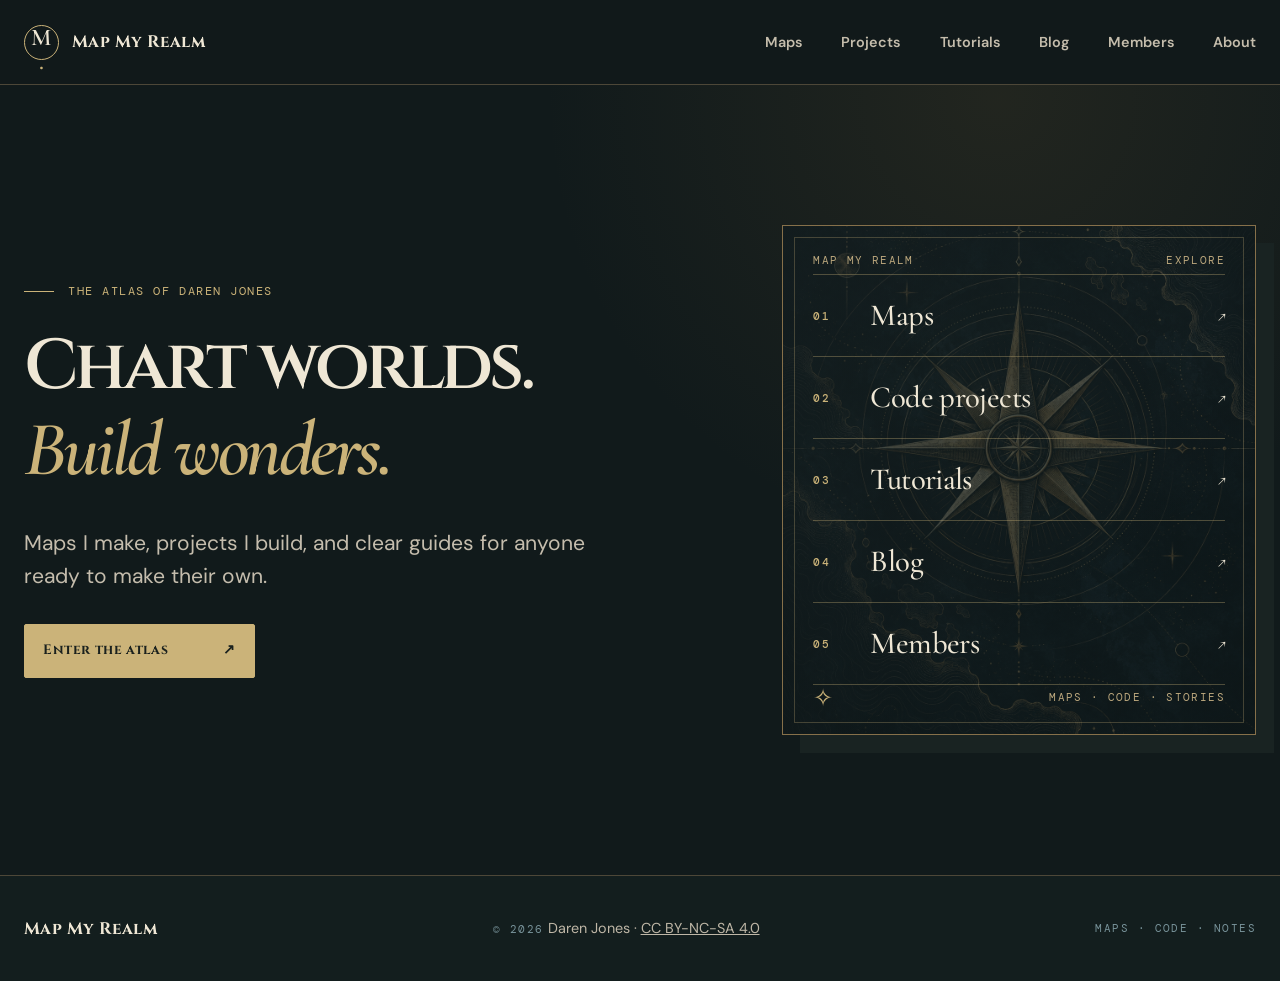
<file: index.html>
<!doctype html>
<html lang="en">
  <head>
    <meta charset="utf-8">
    <meta name="viewport" content="width=device-width, initial-scale=1">
    <meta name="theme-color" content="#111a1b">
    <meta name="description" content="Map My Realm is Daren Jones's home for maps, coding projects, and practical tutorials.">
    <title>Map My Realm — maps, code & tutorials</title>
    <link rel="icon" type="image/svg+xml" href="./favicon.svg">
    <link rel="stylesheet" href="./styles.css">
    <link rel="stylesheet" href="./theme.css">
    <script src="./content.js" defer></script>
    <script src="./site.js" defer></script>
  </head>
  <body>
    <a class="skip-link" href="#main">Skip to content</a>
    <header class="site-header">
      <div class="shell nav-row">
        <a class="wordmark" href="#top" aria-label="Map My Realm home"><span class="wordmark-mark" aria-hidden="true">M<span>.</span></span><span data-site-title>Map My Realm</span></a>
        <nav class="main-nav" aria-label="Main navigation">
          <a href="./maps/">Maps</a>
          <a href="./projects/">Projects</a>
          <a href="./tutorials/">Tutorials</a>
          <a href="./blog/">Blog</a>
          <a href="./members/">Members</a>
          <a href="./about/">About</a>
        </nav>
      </div>
    </header>

    <main id="main">
      <section class="hero shell" id="top" aria-labelledby="hero-title">
        <div class="hero-copy">
          <p class="eyebrow"><span class="eyebrow-line" aria-hidden="true"></span> THE ATLAS OF DAREN JONES</p>
          <h1 id="hero-title">Chart worlds.<br><em>Build wonders.</em></h1>
          <p class="hero-lede">Maps I make, projects I build, and clear guides for anyone ready to make their own.</p>
          <a class="primary-link" href="./maps/">Enter the atlas <span aria-hidden="true">↗</span></a>
        </div>
        <div class="hero-panel" aria-label="Site topics">
          <img class="hero-art" src="./assets/atlas-compass.png" alt="" aria-hidden="true">
          <div class="panel-top"><span>MAP MY REALM</span><span>EXPLORE</span></div>
          <div class="panel-list">
            <a href="./maps/"><span class="panel-number">01</span><span>Maps</span><span aria-hidden="true">↗</span></a>
            <a href="./projects/"><span class="panel-number">02</span><span>Code projects</span><span aria-hidden="true">↗</span></a>
            <a href="./tutorials/"><span class="panel-number">03</span><span>Tutorials</span><span aria-hidden="true">↗</span></a>
            <a href="./blog/"><span class="panel-number">04</span><span>Blog</span><span aria-hidden="true">↗</span></a>
            <a href="./members/"><span class="panel-number">05</span><span>Members</span><span aria-hidden="true">↗</span></a>
          </div>
          <div class="panel-bottom"><span class="crosshair" aria-hidden="true">✧</span><span>MAPS · CODE · STORIES</span></div>
        </div>
      </section>

    </main>

    <footer class="site-footer"><div class="shell footer-row"><a class="footer-brand" href="#top" data-site-title>Map My Realm</a><p><span id="copyright"></span> Daren Jones · <a href="https://creativecommons.org/licenses/by-nc-sa/4.0/" target="_blank" rel="noopener noreferrer">CC BY-NC-SA 4.0</a></p><span>MAPS · CODE · NOTES</span></div></footer>
  </body>
</html>
</file>
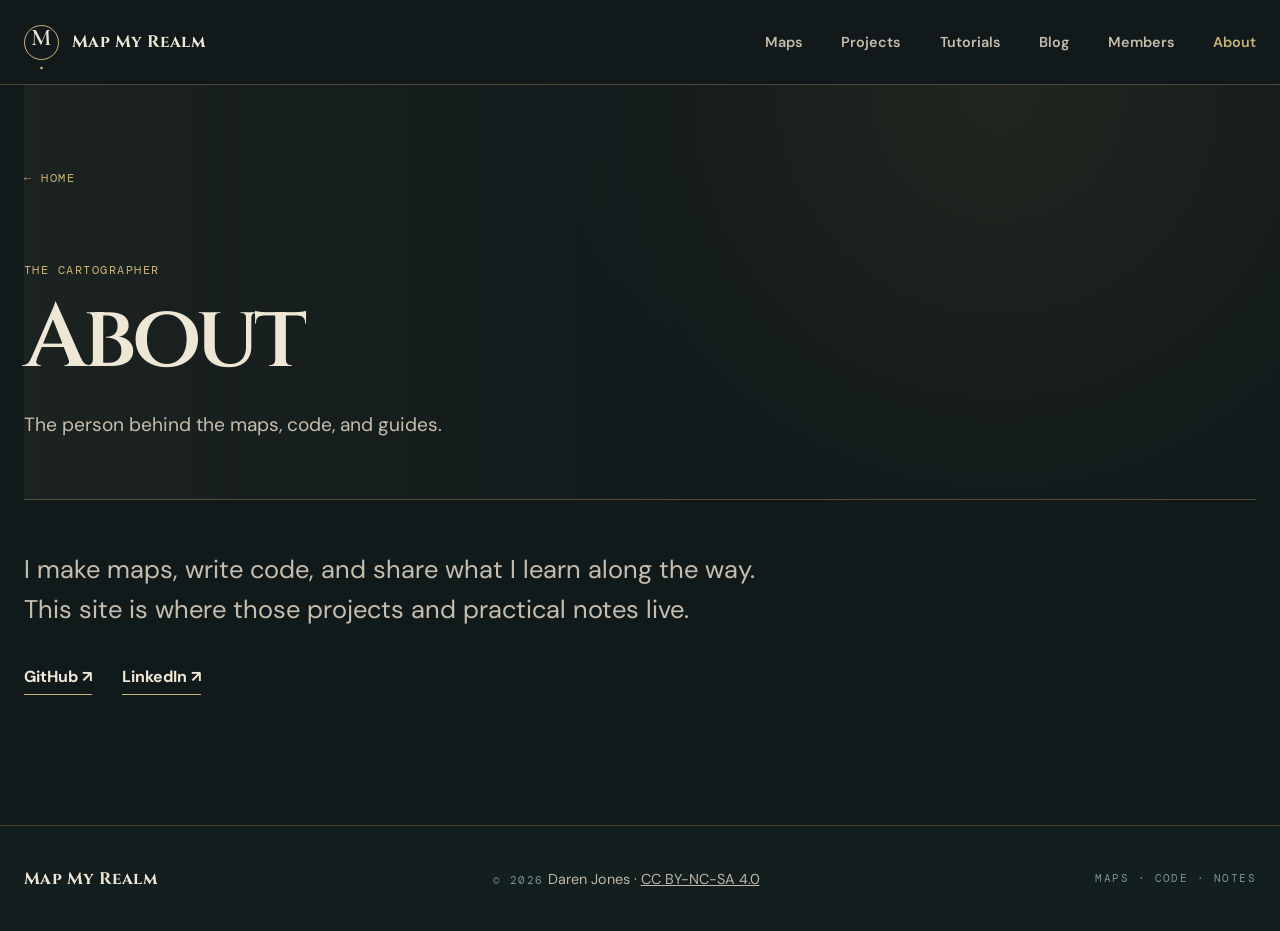
<file: about/index.html>
<!doctype html>
<html lang="en">
  <head>
    <meta charset="utf-8"><meta name="viewport" content="width=device-width, initial-scale=1"><meta name="theme-color" content="#111a1b">
    <meta name="description" content="About Daren Jones and Map My Realm.">
    <title>About — Map My Realm</title>
    <link rel="icon" type="image/svg+xml" href="../favicon.svg"><link rel="stylesheet" href="../styles.css"><link rel="stylesheet" href="../theme.css">
    <script src="../content.js" defer></script><script src="../site.js" defer></script>
  </head>
  <body data-page="about"><a class="skip-link" href="#main">Skip to content</a>
    <header class="site-header"><div class="shell nav-row"><a class="wordmark" href="../" aria-label="Map My Realm home"><span class="wordmark-mark" aria-hidden="true">M<span>.</span></span><span data-site-title>Map My Realm</span></a><nav class="main-nav" aria-label="Main navigation"><a href="../maps/">Maps</a><a href="../projects/">Projects</a><a href="../tutorials/">Tutorials</a><a href="../blog/">Blog</a><a href="../members/">Members</a><a href="../about/" aria-current="page">About</a></nav></div></header>
    <main id="main"><section class="page-intro shell" aria-labelledby="page-title"><a class="back-link" href="../">← Home</a><p class="section-kicker">THE CARTOGRAPHER</p><h1 id="page-title">About</h1><p>The person behind the maps, code, and guides.</p></section><section class="about-page shell"><p data-about>I make maps, write code, and share what I learn along the way. This site is where those projects and practical notes live.</p><div class="about-links"><a class="text-link" href="https://github.com/DarenCjones" target="_blank" rel="noopener noreferrer">GitHub <span aria-hidden="true">↗</span></a><a class="text-link" href="https://www.linkedin.com/in/darencjones/" target="_blank" rel="noopener noreferrer">LinkedIn <span aria-hidden="true">↗</span></a></div></section></main>
    <footer class="site-footer"><div class="shell footer-row"><a class="footer-brand" href="../" data-site-title>Map My Realm</a><p><span id="copyright"></span> Daren Jones · <a href="https://creativecommons.org/licenses/by-nc-sa/4.0/" target="_blank" rel="noopener noreferrer">CC BY-NC-SA 4.0</a></p><span>MAPS · CODE · NOTES</span></div></footer>
  </body>
</html>
</file>
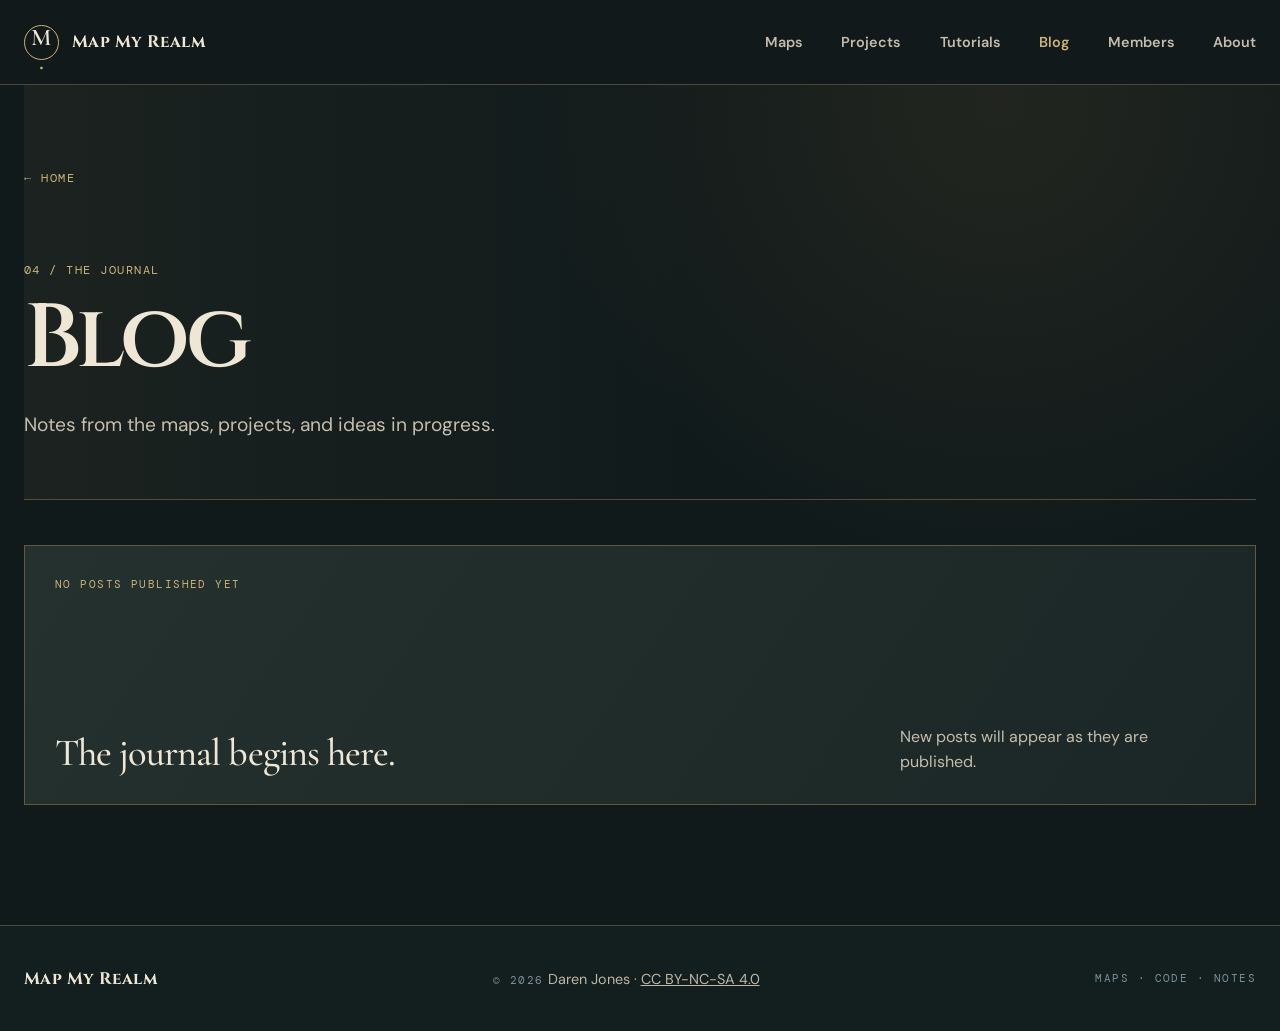
<file: blog/index.html>
<!doctype html>
<html lang="en">
  <head>
    <meta charset="utf-8"><meta name="viewport" content="width=device-width, initial-scale=1"><meta name="theme-color" content="#111a1b">
    <meta name="description" content="Blog posts and field notes by Daren Jones on Map My Realm.">
    <title>Blog — Map My Realm</title>
    <link rel="icon" type="image/svg+xml" href="../favicon.svg"><link rel="stylesheet" href="../styles.css"><link rel="stylesheet" href="../theme.css">
    <script src="../content.js" defer></script><script src="../site.js" defer></script>
  </head>
  <body data-page="blog"><a class="skip-link" href="#main">Skip to content</a>
    <header class="site-header"><div class="shell nav-row"><a class="wordmark" href="../" aria-label="Map My Realm home"><span class="wordmark-mark" aria-hidden="true">M<span>.</span></span><span data-site-title>Map My Realm</span></a><nav class="main-nav" aria-label="Main navigation"><a href="../maps/">Maps</a><a href="../projects/">Projects</a><a href="../tutorials/">Tutorials</a><a href="../blog/" aria-current="page">Blog</a><a href="../members/">Members</a><a href="../about/">About</a></nav></div></header>
    <main id="main"><section class="page-intro shell" aria-labelledby="page-title"><a class="back-link" href="../">← Home</a><p class="section-kicker">04 / THE JOURNAL</p><h1 id="page-title">Blog</h1><p>Notes from the maps, projects, and ideas in progress.</p></section><section class="page-collection shell" aria-label="Published blog posts"><div class="card-grid" id="blog-grid"></div></section></main>
    <footer class="site-footer"><div class="shell footer-row"><a class="footer-brand" href="../" data-site-title>Map My Realm</a><p><span id="copyright"></span> Daren Jones · <a href="https://creativecommons.org/licenses/by-nc-sa/4.0/" target="_blank" rel="noopener noreferrer">CC BY-NC-SA 4.0</a></p><span>MAPS · CODE · NOTES</span></div></footer>
  </body>
</html>
</file>
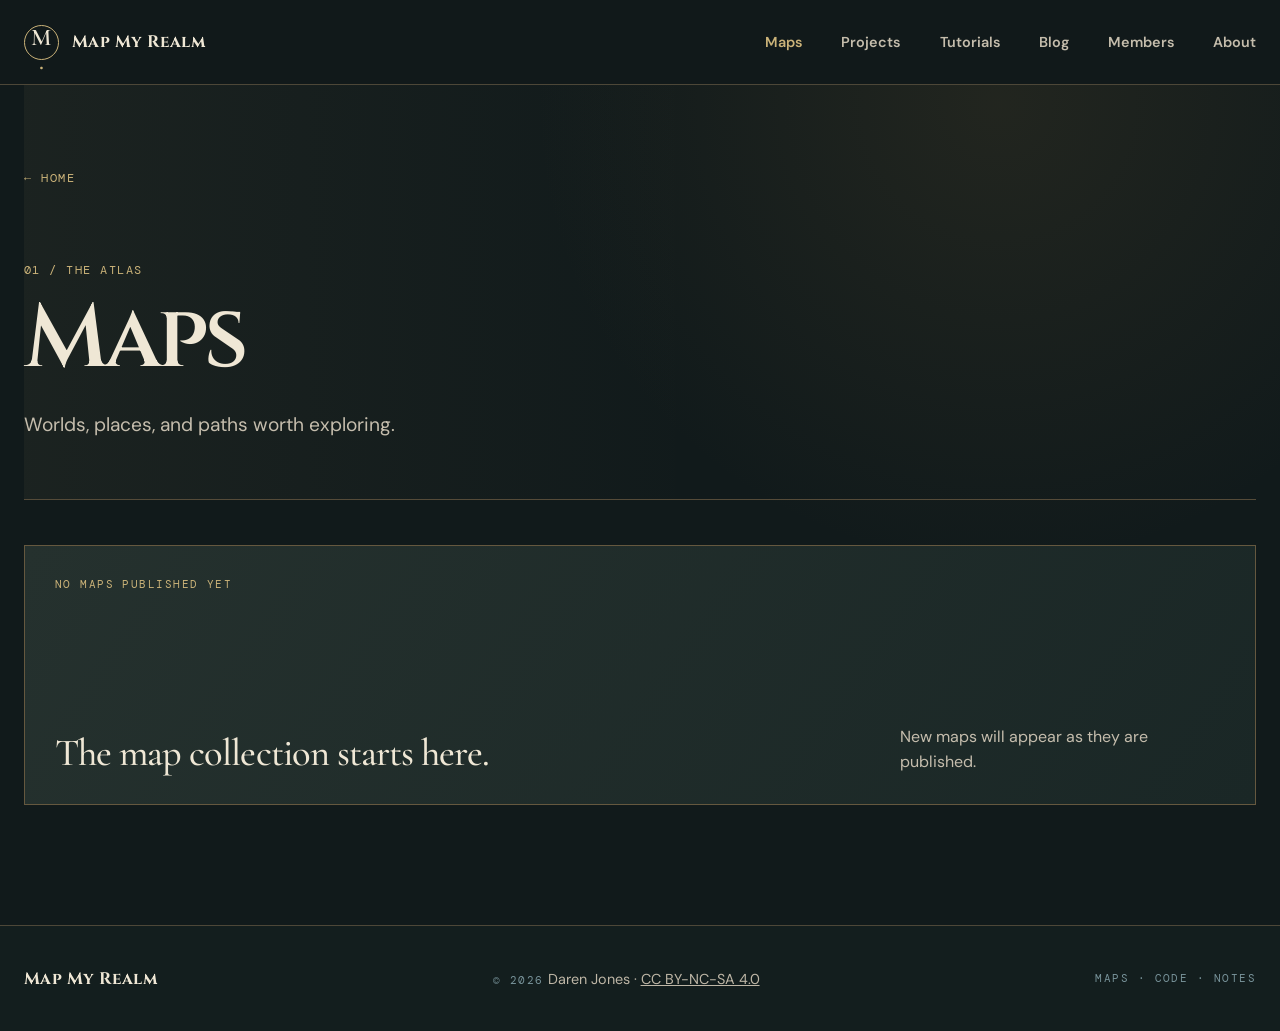
<file: maps/index.html>
<!doctype html>
<html lang="en">
  <head>
    <meta charset="utf-8"><meta name="viewport" content="width=device-width, initial-scale=1"><meta name="theme-color" content="#111a1b">
    <meta name="description" content="Maps by Daren Jones on Map My Realm.">
    <title>Maps — Map My Realm</title>
    <link rel="icon" type="image/svg+xml" href="../favicon.svg"><link rel="stylesheet" href="../styles.css"><link rel="stylesheet" href="../theme.css">
    <script src="../content.js" defer></script><script src="../site.js" defer></script>
  </head>
  <body data-page="maps"><a class="skip-link" href="#main">Skip to content</a>
    <header class="site-header"><div class="shell nav-row"><a class="wordmark" href="../" aria-label="Map My Realm home"><span class="wordmark-mark" aria-hidden="true">M<span>.</span></span><span data-site-title>Map My Realm</span></a><nav class="main-nav" aria-label="Main navigation"><a href="../maps/" aria-current="page">Maps</a><a href="../projects/">Projects</a><a href="../tutorials/">Tutorials</a><a href="../blog/">Blog</a><a href="../members/">Members</a><a href="../about/">About</a></nav></div></header>
    <main id="main"><section class="page-intro shell" aria-labelledby="page-title"><a class="back-link" href="../">← Home</a><p class="section-kicker">01 / THE ATLAS</p><h1 id="page-title">Maps</h1><p>Worlds, places, and paths worth exploring.</p></section><section class="page-collection shell" aria-label="Published maps"><div class="card-grid" id="map-grid"></div></section></main>
    <footer class="site-footer"><div class="shell footer-row"><a class="footer-brand" href="../" data-site-title>Map My Realm</a><p><span id="copyright"></span> Daren Jones · <a href="https://creativecommons.org/licenses/by-nc-sa/4.0/" target="_blank" rel="noopener noreferrer">CC BY-NC-SA 4.0</a></p><span>MAPS · CODE · NOTES</span></div></footer>
  </body>
</html>
</file>
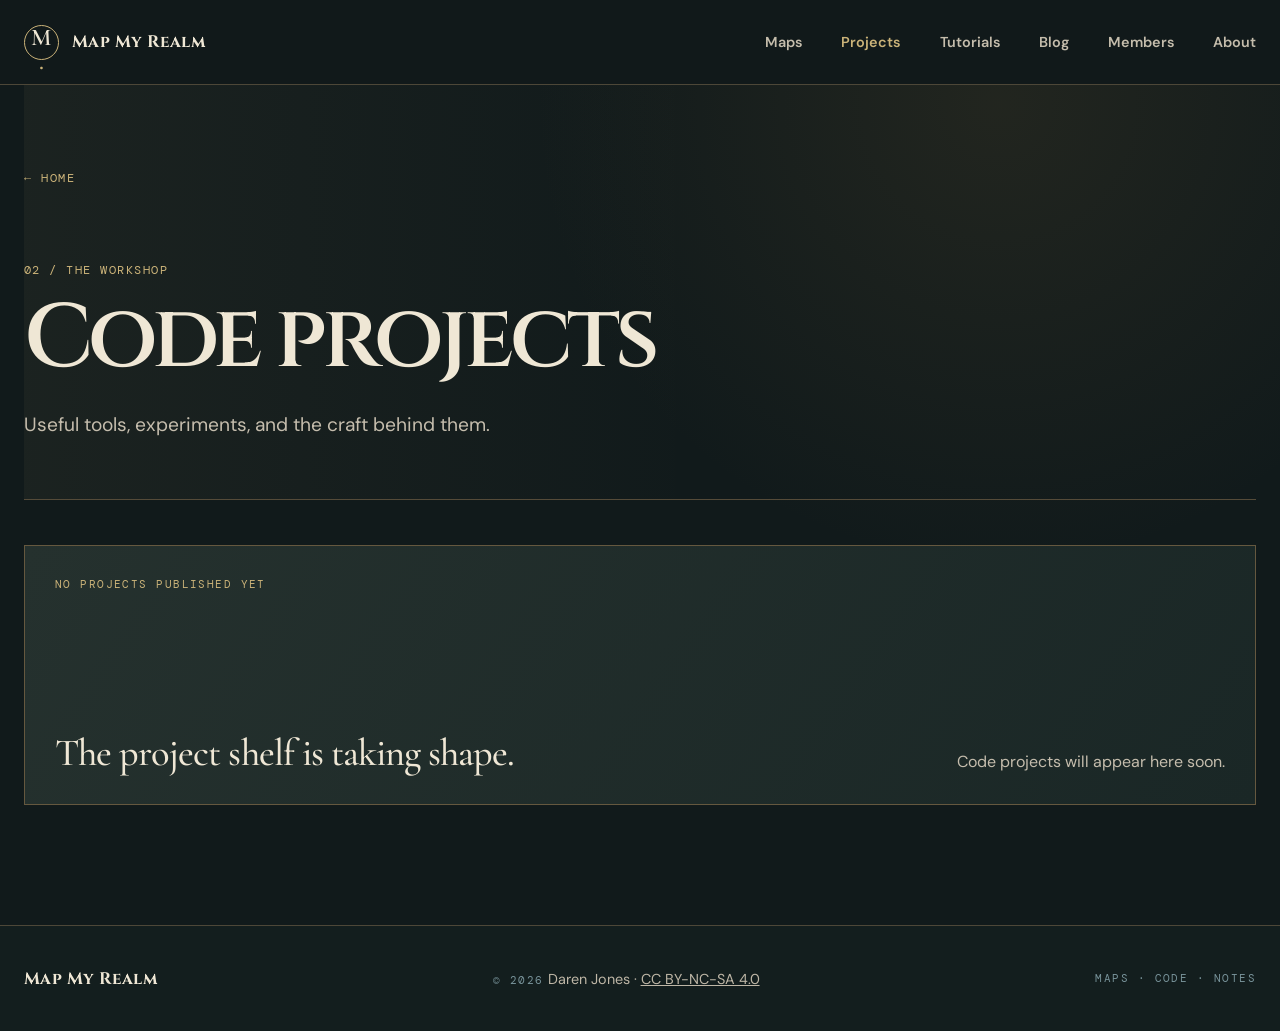
<file: projects/index.html>
<!doctype html>
<html lang="en">
  <head>
    <meta charset="utf-8"><meta name="viewport" content="width=device-width, initial-scale=1"><meta name="theme-color" content="#111a1b">
    <meta name="description" content="Coding projects by Daren Jones on Map My Realm.">
    <title>Code projects — Map My Realm</title>
    <link rel="icon" type="image/svg+xml" href="../favicon.svg"><link rel="stylesheet" href="../styles.css"><link rel="stylesheet" href="../theme.css">
    <script src="../content.js" defer></script><script src="../site.js" defer></script>
  </head>
  <body data-page="projects"><a class="skip-link" href="#main">Skip to content</a>
    <header class="site-header"><div class="shell nav-row"><a class="wordmark" href="../" aria-label="Map My Realm home"><span class="wordmark-mark" aria-hidden="true">M<span>.</span></span><span data-site-title>Map My Realm</span></a><nav class="main-nav" aria-label="Main navigation"><a href="../maps/">Maps</a><a href="../projects/" aria-current="page">Projects</a><a href="../tutorials/">Tutorials</a><a href="../blog/">Blog</a><a href="../members/">Members</a><a href="../about/">About</a></nav></div></header>
    <main id="main"><section class="page-intro shell" aria-labelledby="page-title"><a class="back-link" href="../">← Home</a><p class="section-kicker">02 / THE WORKSHOP</p><h1 id="page-title">Code projects</h1><p>Useful tools, experiments, and the craft behind them.</p></section><section class="page-collection shell" aria-label="Published code projects"><div class="card-grid" id="project-grid"></div></section></main>
    <footer class="site-footer"><div class="shell footer-row"><a class="footer-brand" href="../" data-site-title>Map My Realm</a><p><span id="copyright"></span> Daren Jones · <a href="https://creativecommons.org/licenses/by-nc-sa/4.0/" target="_blank" rel="noopener noreferrer">CC BY-NC-SA 4.0</a></p><span>MAPS · CODE · NOTES</span></div></footer>
  </body>
</html>
</file>
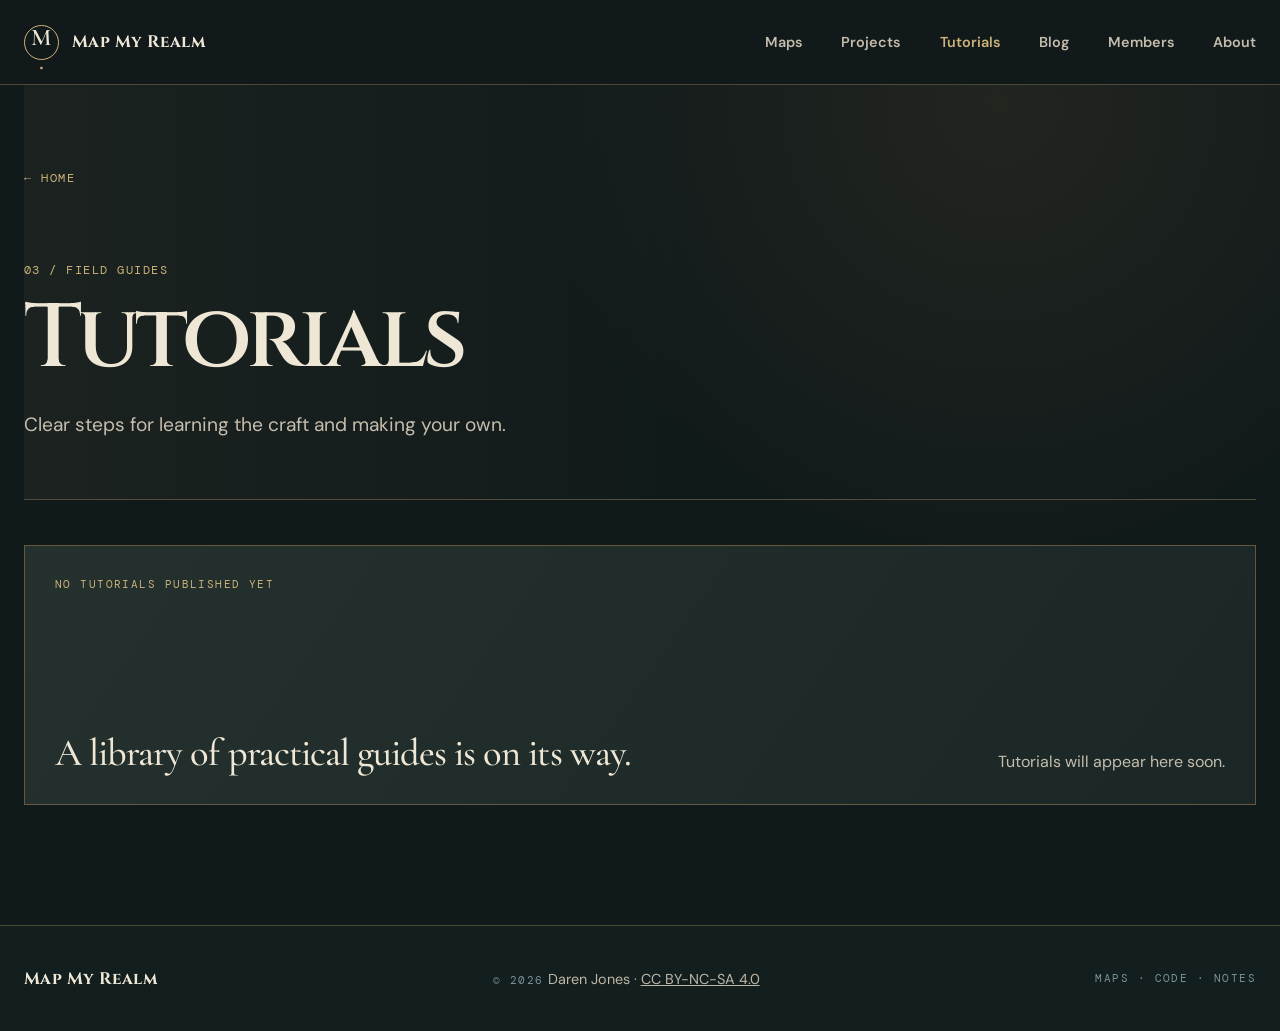
<file: tutorials/index.html>
<!doctype html>
<html lang="en">
  <head>
    <meta charset="utf-8"><meta name="viewport" content="width=device-width, initial-scale=1"><meta name="theme-color" content="#111a1b">
    <meta name="description" content="Step-by-step tutorials by Daren Jones on Map My Realm.">
    <title>Tutorials — Map My Realm</title>
    <link rel="icon" type="image/svg+xml" href="../favicon.svg"><link rel="stylesheet" href="../styles.css"><link rel="stylesheet" href="../theme.css">
    <script src="../content.js" defer></script><script src="../site.js" defer></script>
  </head>
  <body data-page="tutorials"><a class="skip-link" href="#main">Skip to content</a>
    <header class="site-header"><div class="shell nav-row"><a class="wordmark" href="../" aria-label="Map My Realm home"><span class="wordmark-mark" aria-hidden="true">M<span>.</span></span><span data-site-title>Map My Realm</span></a><nav class="main-nav" aria-label="Main navigation"><a href="../maps/">Maps</a><a href="../projects/">Projects</a><a href="../tutorials/" aria-current="page">Tutorials</a><a href="../blog/">Blog</a><a href="../members/">Members</a><a href="../about/">About</a></nav></div></header>
    <main id="main"><section class="page-intro shell" aria-labelledby="page-title"><a class="back-link" href="../">← Home</a><p class="section-kicker">03 / FIELD GUIDES</p><h1 id="page-title">Tutorials</h1><p>Clear steps for learning the craft and making your own.</p></section><section class="page-collection shell" aria-label="Published tutorials"><div class="card-grid" id="tutorial-grid"></div></section></main>
    <footer class="site-footer"><div class="shell footer-row"><a class="footer-brand" href="../" data-site-title>Map My Realm</a><p><span id="copyright"></span> Daren Jones · <a href="https://creativecommons.org/licenses/by-nc-sa/4.0/" target="_blank" rel="noopener noreferrer">CC BY-NC-SA 4.0</a></p><span>MAPS · CODE · NOTES</span></div></footer>
  </body>
</html>
</file>
<file: styles.css>
@import url('https://fonts.googleapis.com/css2?family=DM+Mono:wght@400;500&family=DM+Sans:wght@400;500;600;700&family=Space+Grotesk:wght@400;500;600;700&display=swap');

:root{color-scheme:dark;--bg:#09131c;--surface:#10212c;--surface-2:#172b36;--ink:#f1f3ec;--muted:#a4b4b9;--line:#29404a;--accent:#9ee46b;--accent-ink:#102018;font-family:'DM Sans',Arial,sans-serif;font-size:16px}
*{box-sizing:border-box}html{scroll-behavior:smooth}body{margin:0;background:var(--bg);color:var(--ink);line-height:1.55}a{color:inherit}button,a{-webkit-tap-highlight-color:transparent}a:focus-visible{outline:2px solid var(--accent);outline-offset:5px}::selection{background:var(--accent);color:var(--accent-ink)}.shell{width:min(100% - 48px,1240px);margin-inline:auto}.skip-link{position:absolute;z-index:20;top:-60px;left:20px;background:var(--accent);color:var(--accent-ink);padding:10px 14px}.skip-link:focus{top:12px}.site-header{border-bottom:1px solid var(--line);background:rgba(9,19,28,.95)}.nav-row{display:flex;align-items:center;justify-content:space-between;gap:24px;min-height:84px}.wordmark,.footer-brand{font:700 1.25rem 'Space Grotesk',sans-serif;text-decoration:none;letter-spacing:-.045em}.wordmark{display:inline-flex;align-items:center;gap:13px}.wordmark-mark{display:grid;place-items:center;width:35px;height:35px;border:1.5px solid var(--accent);font-size:1.1rem;line-height:1}.wordmark-mark span{color:var(--accent)}.main-nav{display:flex;align-items:center;gap:clamp(16px,3vw,44px)}.main-nav a{text-decoration:none;color:var(--muted);font-size:.9rem;font-weight:600;transition:color .2s}.main-nav a:hover{color:var(--accent)}.hero{display:grid;grid-template-columns:minmax(0,1.18fr) minmax(340px,.82fr);gap:clamp(34px,6vw,100px);padding-block:clamp(80px,10vw,145px) clamp(84px,10vw,130px);align-items:center}.eyebrow,.section-kicker,.section-rule,.panel-top,.panel-bottom,.panel-number,.card-meta,.empty-label,.footer-row span{font-family:'DM Mono',monospace;letter-spacing:.07em;text-transform:uppercase}.eyebrow{display:flex;align-items:center;gap:14px;color:var(--accent);font-size:.74rem;margin:0 0 27px}.eyebrow-line{width:30px;height:1px;background:currentColor}.hero h1{font:600 clamp(3.9rem,7.5vw,8rem)/.99 'Space Grotesk',sans-serif;letter-spacing:-.085em;margin:0;max-width:850px}.hero h1 em{font-style:normal;color:var(--accent)}.hero-lede{font-size:clamp(1.1rem,1.65vw,1.35rem);line-height:1.55;color:#bfccd0;max-width:610px;margin:34px 0 31px}.primary-link{display:inline-flex;align-items:center;justify-content:space-between;gap:55px;min-height:54px;padding:0 18px;background:var(--accent);color:var(--accent-ink);font-weight:700;text-decoration:none;transition:transform .2s,background .2s}.primary-link:hover{background:#b9f38f;transform:translateY(-2px)}.hero-panel{border:1px solid var(--line);background:linear-gradient(145deg,#142b34,#0c1b25);min-height:440px;display:flex;flex-direction:column;padding:27px 30px;box-shadow:20px 20px 0 #0c1e27}.panel-top,.panel-bottom{display:flex;justify-content:space-between;gap:20px;color:#829da5;font-size:.66rem}.panel-list{margin:auto 0}.panel-list a{display:grid;grid-template-columns:43px 1fr auto;align-items:center;gap:14px;border-bottom:1px solid #35505b;padding:22px 0;text-decoration:none;font:500 clamp(1.4rem,2.1vw,2rem) 'Space Grotesk',sans-serif;letter-spacing:-.04em;transition:color .2s,padding .2s}.panel-list a:first-child{border-top:1px solid #35505b}.panel-list a:hover{color:var(--accent);padding-left:7px}.panel-number{align-self:center;font-size:.67rem;color:var(--accent);letter-spacing:0}.panel-list a>span:last-child{font-size:1rem}.crosshair{font:1.35rem 'Space Grotesk';color:var(--accent);line-height:.7}.section-rule{display:flex;justify-content:space-between;border-top:1px solid var(--line);color:#738e95;font:.67rem 'DM Mono',monospace;letter-spacing:.1em;padding-top:16px}.collection{padding-block:105px 25px;scroll-margin-top:24px}.section-heading{display:flex;align-items:end;justify-content:space-between;gap:32px;margin-bottom:34px}.section-kicker{font-size:.72rem;color:var(--accent);margin:0 0 15px}.section-heading h2,.about h2{font:600 clamp(2.7rem,5vw,4.8rem)/1.05 'Space Grotesk',sans-serif;letter-spacing:-.075em;margin:0}.section-heading>p{max-width:325px;color:var(--muted);font-size:1.05rem;margin:0 0 6px}.card-grid{display:grid;grid-template-columns:repeat(3,minmax(0,1fr));gap:16px}.work-card,.empty-card{border:1px solid var(--line);min-height:330px;background:var(--surface);display:flex;flex-direction:column;overflow:hidden}.work-card{transition:border-color .2s,transform .2s}.work-card:hover{border-color:var(--accent);transform:translateY(-3px)}.work-card img{width:100%;aspect-ratio:1.7;object-fit:cover;border-bottom:1px solid var(--line)}.card-body{padding:27px;display:flex;flex-direction:column;flex:1}.card-meta{color:var(--accent);font-size:.66rem;margin:0 0 18px}.work-card h3{font:600 1.55rem/1.2 'Space Grotesk',sans-serif;letter-spacing:-.045em;margin:0 0 12px}.work-card p:not(.card-meta){color:var(--muted);margin:0 0 25px}.card-link{font-size:.87rem;font-weight:700;text-decoration:none;margin-top:auto;width:max-content;border-bottom:1px solid var(--accent);padding-bottom:4px}.card-link:hover{color:var(--accent)}.empty-card{grid-column:1/-1;min-height:260px;justify-content:space-between;padding:30px;background:linear-gradient(115deg,#10232d,#0e1c26)}.empty-label{color:var(--accent);font-size:.69rem}.empty-content{display:flex;justify-content:space-between;align-items:end;gap:20px}.empty-card h3{font:500 clamp(1.8rem,3vw,2.9rem)/1.1 'Space Grotesk',sans-serif;letter-spacing:-.06em;margin:0}.empty-card p{color:var(--muted);margin:0;max-width:325px}.empty-symbol{color:var(--accent);font:300 2rem 'Space Grotesk';line-height:1}.about{display:grid;grid-template-columns:1fr 1fr;gap:80px;border-top:1px solid var(--line);margin-top:105px;padding-block:85px 115px}.about h2{max-width:570px}.about-copy{align-self:end;max-width:530px}.about-copy p{font-size:1.2rem;color:#bdcbcf;line-height:1.65;margin:0 0 26px}.text-link{font-weight:700;text-decoration:none;border-bottom:1px solid var(--accent);padding-bottom:5px}.text-link:hover{color:var(--accent)}.site-footer{border-top:1px solid var(--line);background:#0b1923}.footer-row{display:flex;align-items:center;justify-content:space-between;gap:24px;min-height:105px}.footer-row p{color:var(--muted);font-size:.9rem}.footer-row span{color:#78939a;font-size:.7rem}
@media(max-width:950px){.hero{grid-template-columns:1fr;gap:54px}.hero-panel{min-height:350px;max-width:700px;box-shadow:12px 12px 0 #0c1e27}.card-grid{grid-template-columns:repeat(2,minmax(0,1fr))}.about{gap:36px}}
@media(max-width:640px){.shell{width:min(100% - 36px,1240px)}.nav-row{min-height:77px;align-items:flex-start;padding-block:17px;flex-wrap:wrap;gap:15px}.main-nav{width:100%;justify-content:space-between;gap:10px}.main-nav a{font-size:.83rem}.hero{padding-block:73px 83px;gap:48px}.hero h1{font-size:clamp(3.25rem,12vw,5.5rem)}.hero-lede{margin:26px 0;font-size:1.05rem}.hero-panel{min-height:360px;padding:21px;box-shadow:9px 9px 0 #0c1e27}.panel-list a{font-size:1.4rem;padding-block:18px}.collection{padding-top:83px}.section-heading{display:block}.section-heading>p{margin-top:18px}.card-grid{grid-template-columns:1fr}.empty-card{padding:23px;min-height:280px}.empty-content{display:block}.empty-card p{margin-top:16px}.about{grid-template-columns:1fr;gap:26px;margin-top:85px;padding-block:75px}.about-copy{align-self:start}.footer-row{min-height:120px;flex-wrap:wrap;justify-content:flex-start;gap:0 22px;padding-block:28px}.footer-row p{width:100%;order:3;margin:10px 0 0}}
@media(prefers-reduced-motion:reduce){html{scroll-behavior:auto}*,*::before,*::after{transition-duration:.01ms!important;animation-duration:.01ms!important}}
.about-links{display:flex;gap:30px;flex-wrap:wrap}.site-footer a:hover{color:var(--accent)}
body{min-height:100vh;display:flex;flex-direction:column}main{flex:1}.main-nav a[aria-current="page"]{color:var(--accent)}.page-intro{padding-block:80px 60px;border-bottom:1px solid var(--line)}.back-link{display:inline-block;color:var(--muted);text-decoration:none;font-size:.9rem;margin-bottom:75px}.back-link:hover{color:var(--accent)}.page-intro h1{font:600 clamp(3.7rem,8vw,7.5rem)/1 "Space Grotesk",sans-serif;letter-spacing:-.085em;margin:0}.page-intro>p:last-child{color:var(--muted);font-size:1.2rem;max-width:620px;margin:25px 0 0}.page-collection{padding-block:45px 120px;min-height:370px}.about-page{padding-block:50px 130px;max-width:1240px}.about-page>p{font-size:clamp(1.3rem,2vw,1.8rem);line-height:1.55;max-width:750px;color:#bdcbcf;margin:0 0 35px}@media(max-width:640px){.page-intro{padding-block:60px 45px}.back-link{margin-bottom:65px}.page-collection{padding-block:30px 90px}.about-page{padding-block:40px 100px}}
</file>
<file: theme.css>
@import url('https://fonts.googleapis.com/css2?family=Cinzel:wght@500;600;700&family=Cormorant+Garamond:ital,wght@0,500;0,600;1,600&display=swap');

:root {
  --bg: #111a1b;
  --surface: #1b2928;
  --surface-2: #24312f;
  --ink: #efe7d5;
  --muted: #b7b0a0;
  --line: #554b39;
  --accent: #cbb379;
  --accent-ink: #1a211e;
}

body { background: radial-gradient(circle at 78% 10%, rgba(122, 96, 52, .16), transparent 34%), var(--bg); }
.site-header { background: rgba(17, 26, 27, .96); border-color: #4d4738; }
.wordmark, .footer-brand { font-family: 'Cinzel', Georgia, serif; font-size: 1.05rem; letter-spacing: .025em; }
.wordmark-mark { border-radius: 50%; font-family: 'Cormorant Garamond', Georgia, serif; font-size: 1.5rem; font-weight: 600; }
.main-nav a { color: #c5bdac; }
.main-nav a:hover, .main-nav a[aria-current='page'] { color: var(--accent); }
.eyebrow, .section-kicker, .section-rule, .panel-top, .panel-bottom, .panel-number, .card-meta, .empty-label, .footer-row span, .back-link { letter-spacing: .13em; }
.hero { min-height: min(790px, calc(100vh - 84px)); }
.hero h1 { font-family: 'Cinzel', Georgia, serif; font-size: clamp(3rem, 5.5vw, 6rem); line-height: 1.12; letter-spacing: -.055em; }
.hero h1 em { font-family: 'Cormorant Garamond', Georgia, serif; font-size: 1.1em; font-style: italic; font-weight: 600; letter-spacing: -.045em; }
.hero-lede { color: #c5bdad; }
.primary-link { border: 1px solid var(--accent); border-radius: 2px; background: var(--accent); font-family: 'Cinzel', Georgia, serif; font-size: .85rem; letter-spacing: .045em; }
.primary-link:hover { background: #e6cf97; }
.hero-panel { position: relative; isolation: isolate; overflow: hidden; min-height: 510px; background: linear-gradient(145deg, #273330, #152220 68%); border-color: #86704a; box-shadow: 18px 18px 0 #192322; }
.hero-art { position: absolute; inset: 0; width: 100%; height: 100%; object-fit: cover; opacity: .48; z-index: 0; pointer-events: none; }
.hero-panel::before { content: ''; position: absolute; inset: 0; background: linear-gradient(90deg, rgba(17, 26, 27, .6), rgba(17, 26, 27, .4)); z-index: 1; pointer-events: none; }
.hero-panel::after { content: ''; position: absolute; inset: 11px; border: 1px solid rgba(203, 179, 121, .28); pointer-events: none; z-index: 3; }
.hero-panel > :not(.hero-art) { position: relative; z-index: 2; }
.panel-top, .panel-bottom { color: #bba77d; }
.panel-list a { font-family: 'Cormorant Garamond', Georgia, serif; font-size: clamp(1.9rem, 2.4vw, 2.45rem); letter-spacing: -.02em; border-color: rgba(203, 179, 121, .34); }
.panel-list a:first-child { border-color: rgba(203, 179, 121, .34); }
.panel-number { font-size: .7rem; }
.crosshair { font-size: 1.5rem; }
.section-heading h2, .about h2, .page-intro h1 { font-family: 'Cinzel', Georgia, serif; font-weight: 600; letter-spacing: -.055em; }
.page-intro { background: linear-gradient(90deg, rgba(203,179,121,.055), transparent 55%); }
.page-intro h1 { font-size: clamp(3.5rem, 7vw, 6.2rem); }
.page-intro>p:last-child { color: #c5bdad; }
.back-link { color: var(--accent); text-transform: uppercase; font-family: 'DM Mono', monospace; font-size: .73rem; }
.empty-card { background: linear-gradient(125deg, #25312e, #1a2726); border-color: #65583f; }
.empty-card h3, .work-card h3 { font-family: 'Cormorant Garamond', Georgia, serif; font-size: clamp(2rem, 3vw, 3rem); letter-spacing: -.025em; }
.empty-card p, .work-card p:not(.card-meta), .about-page>p { color: #c5bdad; }
.work-card { background: #1c2927; }
.site-footer { background: #131e1e; border-color: #4d4738; }
.footer-row p { color: #bfb7a7; }
.member-area { padding-block: 42px 110px; }
.member-message { color: var(--muted); margin: 0 0 18px; min-height: 1.5em; }
.member-panel { border: 1px solid var(--line); background: var(--surface); padding: clamp(24px, 4vw, 42px); max-width: 760px; }
.member-panel h2, .dashboard-head h2 { font: 600 clamp(2rem, 4vw, 3rem)/1.1 'Cormorant Garamond', Georgia, serif; margin: 0 0 12px; }
.member-panel p { color: var(--muted); margin: 0 0 26px; }
.member-form { display: grid; gap: 10px; }
.member-form[hidden], .member-panel[hidden], #member-dashboard[hidden] { display: none; }
.member-form label { font-weight: 600; font-size: .9rem; margin-top: 8px; }
.member-form input, .member-form select, .member-form textarea { width: 100%; padding: 13px 14px; border: 1px solid #75664a; border-radius: 2px; background: #121e1d; color: var(--ink); font: inherit; }
.member-form input:focus-visible, .member-form select:focus-visible, .member-form textarea:focus-visible, .member-area button:focus-visible { outline: 2px solid var(--accent); outline-offset: 2px; }
.member-form input[type='file'] { padding: 10px; }
.member-form button, .member-area button { width: max-content; border: 1px solid var(--accent); border-radius: 2px; background: var(--accent); color: var(--accent-ink); padding: 12px 18px; font: 600 .85rem 'Cinzel', Georgia, serif; cursor: pointer; }
.member-area button:hover { background: #e6cf97; }
.member-area button:disabled { opacity: .5; cursor: wait; }
.member-area .quiet-button { background: transparent; color: var(--accent); }
.member-area .quiet-button:hover { background: #3b3629; }
.dashboard-head { display: flex; align-items: end; justify-content: space-between; gap: 24px; margin: 0 0 28px; }
.dashboard-head .section-kicker { margin-bottom: 8px; }
.member-grid { display: grid; grid-template-columns: repeat(2, minmax(0, 1fr)); gap: 16px; margin-bottom: 36px; }
.member-entry { border: 1px solid var(--line); background: var(--surface); padding: 25px; }
.member-entry img { width: 100%; max-height: 340px; object-fit: contain; background: #111a1b; margin: 12px 0; }
.member-entry h3 { font: 600 2rem/1.15 'Cormorant Garamond', Georgia, serif; margin: 0 0 10px; }
.member-entry p { color: var(--muted); white-space: pre-wrap; overflow-wrap: anywhere; }
.member-entry .entry-meta { color: var(--accent); font: .7rem 'DM Mono', monospace; letter-spacing: .1em; text-transform: uppercase; }
.entry-actions, .form-actions { display: flex; flex-wrap: wrap; gap: 10px; margin-top: 20px; }
@media (max-width: 950px) { .main-nav { gap: 18px; } }
@media (max-width: 640px) {
  .hero { min-height: auto; }
  .hero h1 { font-size: clamp(2.7rem, 10vw, 4.2rem); }
  .hero-panel { box-shadow: 9px 9px 0 #192322; }
  .panel-list a { font-size: 1.8rem; }
  .hero-panel { min-height: 480px; }
  .main-nav { flex-wrap: wrap; justify-content: flex-start; gap: 9px 18px; }
  .member-grid { grid-template-columns: 1fr; }
  .dashboard-head { align-items: flex-start; }
}
</file>
